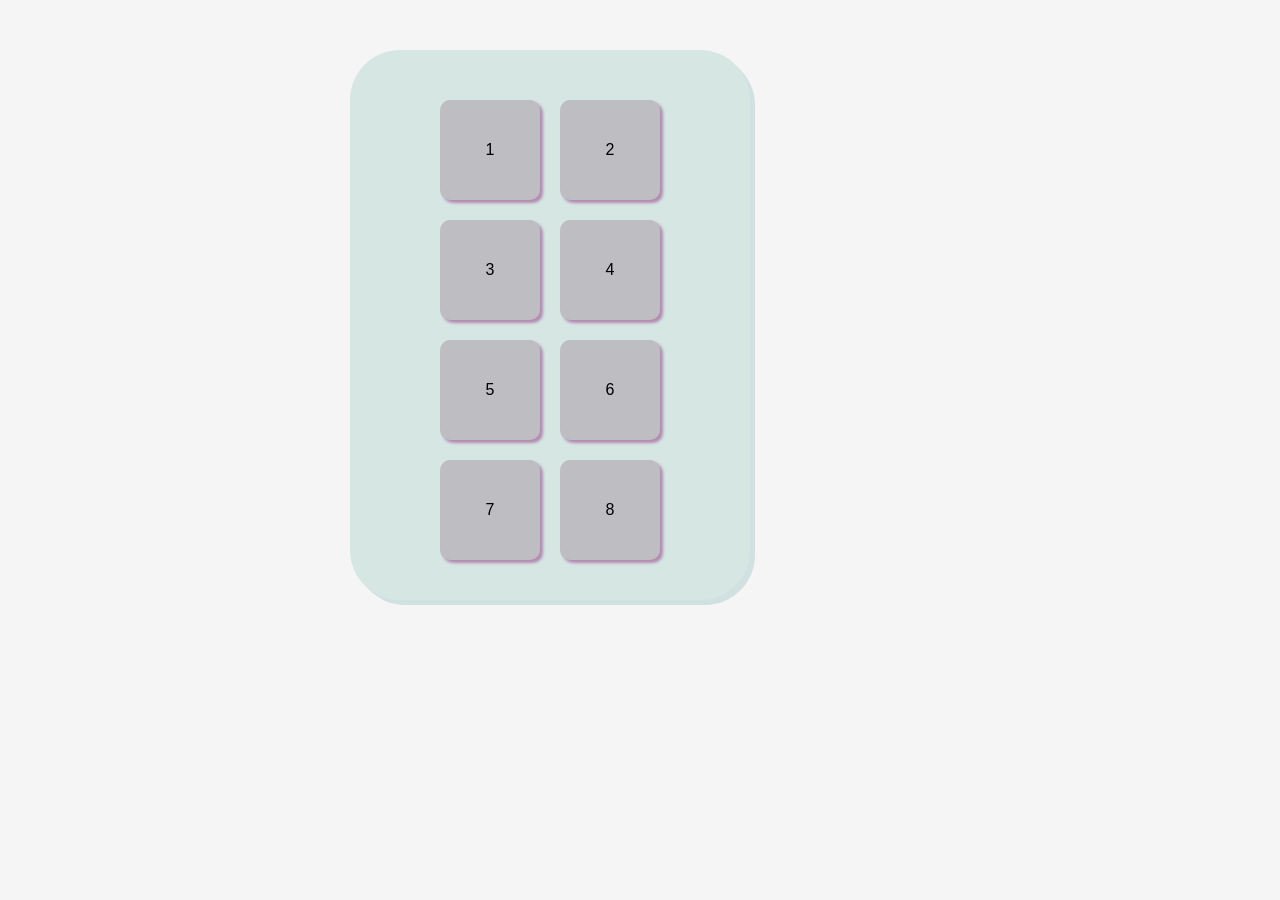
<file: Grid/index.html>
<!doctype html>
<html lang="en">
  <head>
    <meta charset="UTF-8" />
    <meta name="viewport" content="width=device-width, initial-scale=1.0" />
    <title>Document</title>
    <style>
      * {
        margin: 0;
        padding: 0;
        border-style: hidden;
        font-family: Verdana, Geneva, Tahoma, sans-serif;
      }
      html,
      body {
        background-color: whitesmoke;
        display: flex;
        justify-content: center;
        align-items: center;
        height: 50vh;
        width: 100vh;
        padding: 100px;
      }
      #grid-container {
        background-color: rgb(214, 230, 227);
        width: 400px;
        height: 500px;
        display: grid;
        grid-template-columns: repeat(2, 100px);
        grid-template-rows: repeat(4, 100px);
        gap: 20px;
        justify-content: center;
        padding-top:50px ;
        border-radius: 50px;
        box-shadow: 5px 5px rgb(209, 225, 225);
      }
      .item {
        background-color: rgb(189, 189, 194);
        display: flex;
        justify-content: center;
        align-items: center;
        color:black;
        border-radius: 10px;
        box-shadow: 3px 3px 3px rgb(178, 138, 178);
       
      }
      .item:hover{
        background-color: rgb(207, 207, 219);
        transition-delay:inherit;
      }
    </style>
  </head>
  <body>
    <div id="grid-container">
      <div class="item">1</div>
      <div class="item">2</div>
      <div class="item">3</div>
      <div class="item">4</div>
      <div class="item">5</div>
      <div class="item">6</div>
      <div class="item">7</div>
      <div class="item">8</div>
    </div>
  </body>
</html>
</file>
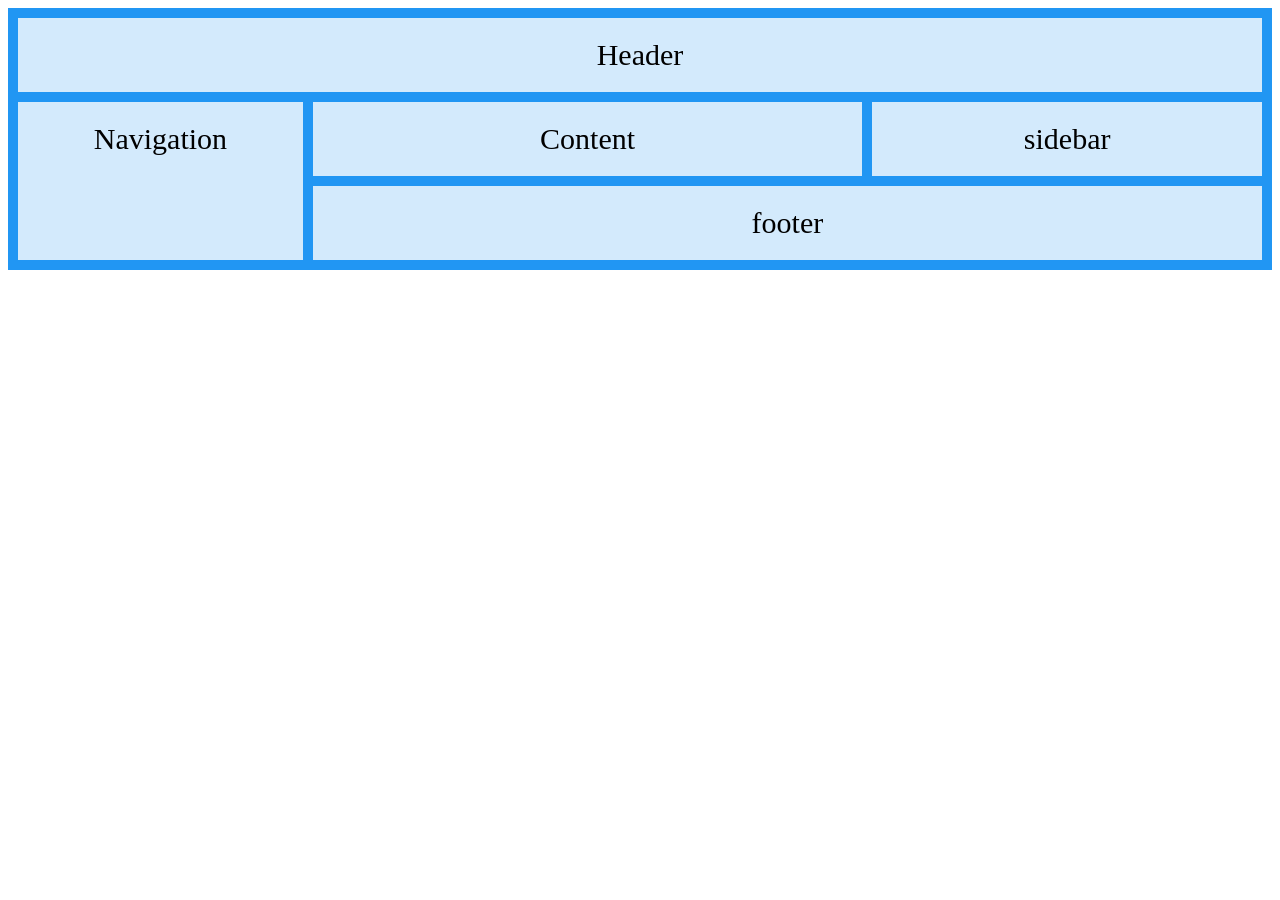
<file: Grid/gridaArea.html>
<!doctype html>
<html lang="en">
  <head>
    <meta charset="UTF-8" />
    <meta name="viewport" content="width=device-width, initial-scale=1.0" />
    <title>Document</title>
    <style>
      .item1 {
        grid-area: header;
      }
      .item2 {
        grid-area: menu;
      }
      .item3 {
        grid-area: main;
      }
      .item4 {
        grid-area: right;
      }
      .item5 {
        grid-area: footer;
      }

      #grid-container {
        display: grid;
        grid-template-areas:
          "header header header header header header"
          "menu main main main right right"
          "menu main main main right right"
          "menu main main main right right"
          "menu main main main right right"
          "menu main main main right right"
          "menu footer footer footer footer footer";
        grid-gap: 10px;
        background-color: #2196f3;
        padding: 10px;

        height: 100%;
      }
      #grid-container > div {
        background-color: rgba(255, 255, 255, 0.8);
        text-align: center;
        padding: 20px 0;
        font-size: 30px;
      }
    </style>
  </head>
  <body>
    <div id="grid-container">
      <div class="item1">Header</div>
      <div class="item2">Navigation</div>
      <div class="item3">Content</div>
      <div class="item4">sidebar</div>
      <div class="item5">footer</div>
    </div>
  </body>
</html>
</file>
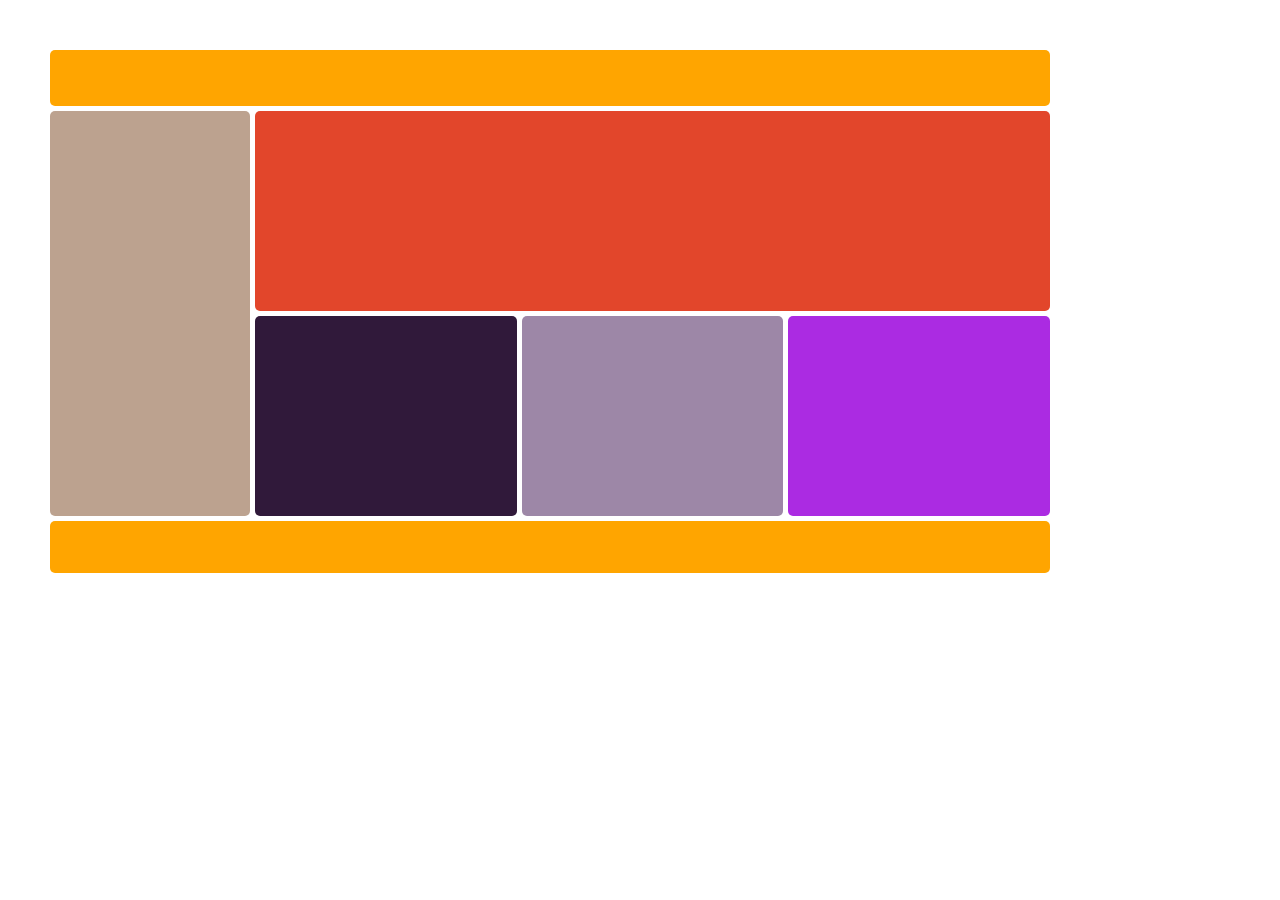
<file: Grid/index1.html>
<!doctype html>
<html lang="en">
  <head>
    <meta charset="UTF-8" />
    <meta name="viewport" content="width=device-width, initial-scale=1.0" />
    <title>Document</title>
    <style>
      * {
        margin: 0;
        padding: 0;
      }
      .container {
        display: grid;
        grid-template-columns: 200px 1fr 1fr 1fr;
        grid-template-rows: 56px 1fr 1fr 52px;
        gap: 5px;
        width: 1000px;
        margin-left:50px ;
        margin-top: 50px;
      }
      .header {
        grid-column: 1 / -1;
        background-color: orange;
        border-radius: 5px;
      }
      .sidebar {
        grid-row: 2 / 4;
        background-color: rgb(188, 162, 143);
        width: auto;
         border-radius: 5px;
      }
      .content-1 {
        grid-column: 2 / -1;
        background-color: rgb(226, 70, 43);
        height: 200px;
        width: 30;
         border-radius: 5px;
      }
      .content-2{
        background-color: rgb(48, 25, 58);
         border-radius: 5px;
      }
      .content-3{
        background-color:  rgb(157, 135, 167);
         border-radius: 5px;
      }
      .content-4{
        background-color:  rgb(171, 43, 226);
         border-radius: 5px;
      }
      .footer {
        grid-column: 1 / -1;
        background-color: orange;
         border-radius: 5px;
      }
    </style>
  </head>
  <body>
    <div class="container">
        <div class="header">
        </div>
        <div class="sidebar"></div>
        <div class="content-1"></div>
        <div class="content-2"></div>
        <div class="content-3"></div>
        <div class="content-4"></div>
        <div class="footer"></div>
    </div>
  </body>
</html>
</file>
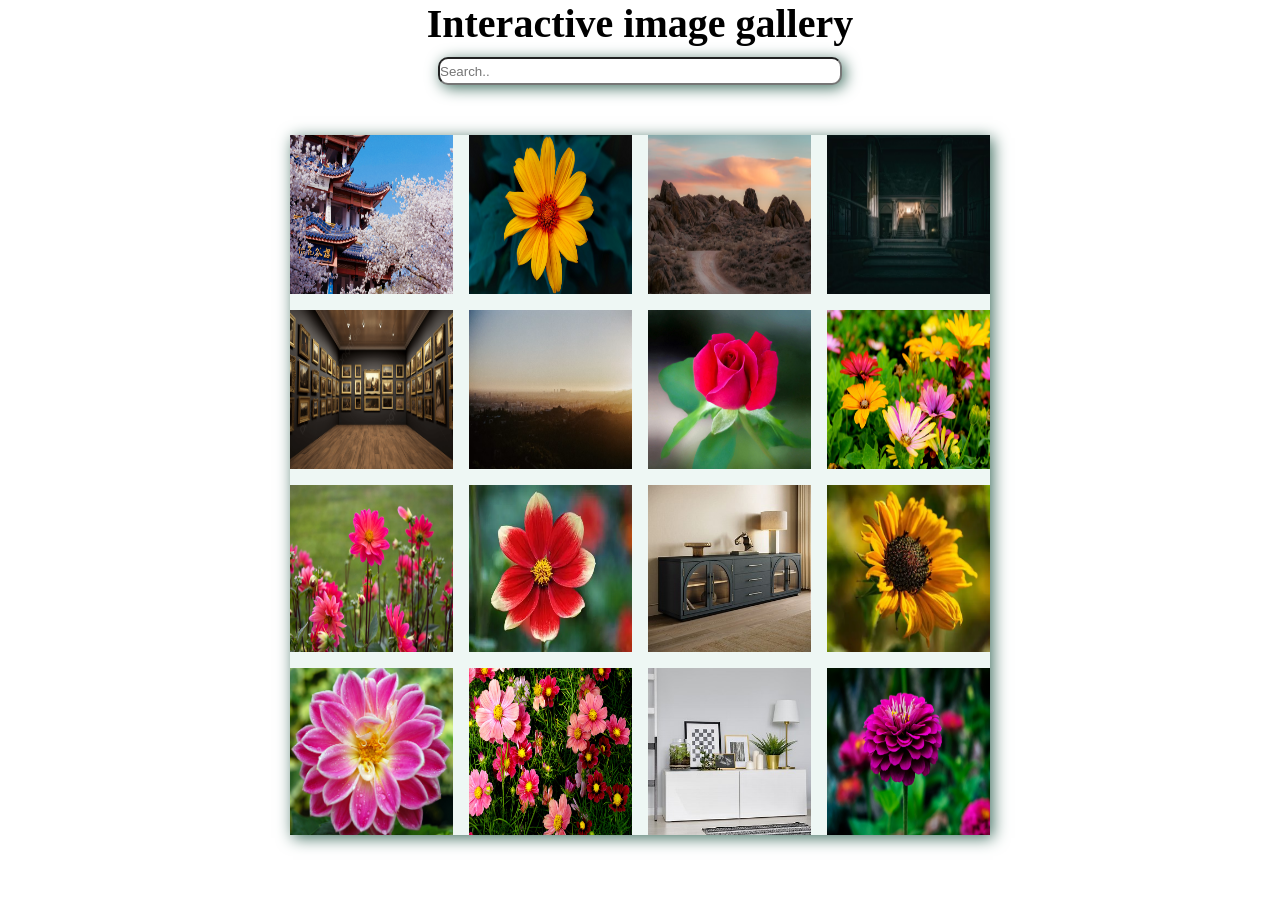
<file: Grid/interactive.html>
<!doctype html>
<html lang="en">
  <head>
    <meta charset="UTF-8" />
    <meta name="viewport" content="width=device-width, initial-scale=1.0" />
    <title>Document</title>
    <style>
      * {
        padding: 0;
        margin: 0;
      }

      #grid-container {
        width: 700px;
        height: 700px;
        display: grid;
        grid-template-columns: repeat(4, 1fr);
        grid-template-rows: repeat(4, 1fr);
        gap: 1rem;
        margin: 0 auto;
        background-color:  rgb(238, 247, 244);
        margin-top: 50px;
        box-shadow: 3px 3px 15px 0px rgb(68, 113, 99);
      }

      .heading {
        display: flex;
        justify-content: center;
        align-items: center;
        border: black;
        font-weight: bold;
        font-size:40px;
        
      }
      .input{
        display: flex;
        justify-content: center;
        margin-top: 10px;
        align-items: center;
        
      }
    </style>
  </head>
  <body>
    <h2 class="heading">Interactive image gallery</h2>
    <div class="input">
        <input type="text" placeholder="Search.." style="width: 400px; height: 1.5rem; border-radius: 10px; box-shadow: 3px 3px 15px 0px rgb(68, 113, 99);" />
    </div>
    
    <div id="grid-container">
      <div class="items">
        <img src="pexels-834935256-20818623.jpg" alt="im1" style="width:100%; height: 100%;">
      </div>
      <div class="items">
        <img src="m2.jpg" alt="im2" style="width:100%; height: 100%;">
      </div>
      <div class="items">
        <img src="m3.avif" alt="img3"  style="width:100%; height: 100%;">
      </div>
      <div class="items">
        <img src="m4.avif" alt="img3"  style="width:100%; height: 100%;">
      </div>
      <div class="items">
        <img src="m5.jpg" alt="img3"  style="width:100%; height: 100%;">
      </div>
      <div class="items">
        <img src="m6.avif" alt="img3"  style="width:100%; height: 100%;">
      </div>
      <div class="items">
        <img src="m7.jpg" alt="img3"  style="width:100%; height: 100%;">
      </div>
      <div class="items">
        <img src="m8.jpg" alt="img3"  style="width:100%; height: 100%;">
      </div>
      <div class="items">
        <img src="m9.jpg" alt="img3"  style="width:100%; height: 100%;">
      </div>
      <div class="items">
        <img src="m10.webp" alt="img3"  style="width:100%; height: 100%;">
      </div>
      <div class="items">
        <img src="m11.jpg" alt="img3"  style="width:100%; height: 100%;">
      </div>
      <div class="items">
        <img src="m12.webp" alt="img3"  style="width:100%; height: 100%;">
      </div>
      <div class="items">
        <img src="m13.jpg" alt="img3"  style="width:100%; height: 100%;">
      </div>
      <div class="items">
        <img src="m14.jpg" alt="img3"  style="width:100%; height: 100%;">
      </div>
      <div class="items">
        <img src="m15.jpg" alt="img3"  style="width:100%; height: 100%;">
      </div>
      <div class="items">
        <img src="m16.jpg" alt="img3"  style="width:100%; height: 100%;">
      </div>
    </div>
  </body>
</html>
</file>
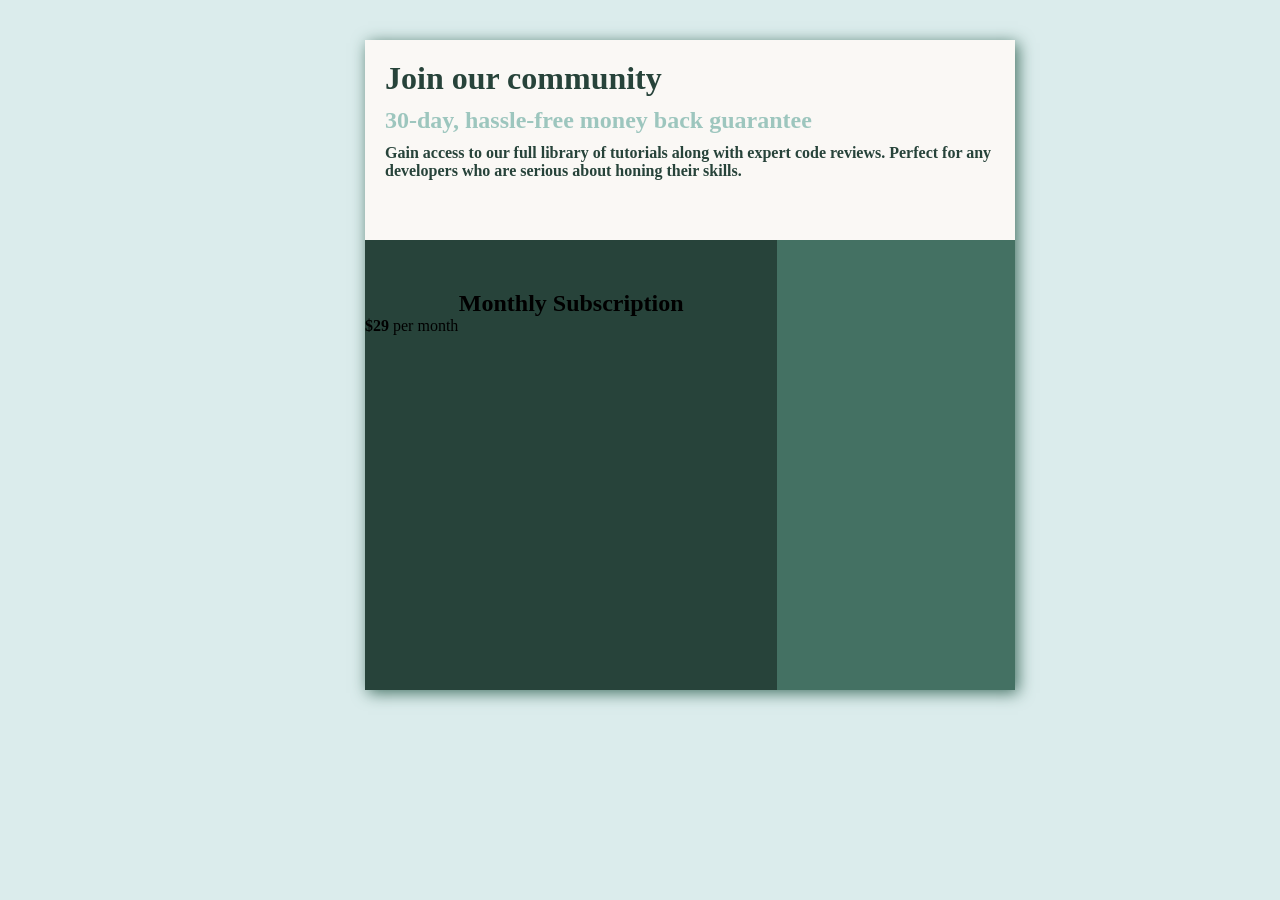
<file: Grid/pricegrid.html>
<!doctype html>
<html lang="en">
  <head>
    <meta charset="UTF-8" />
    <meta name="viewport" content="width=device-width, initial-scale=1.0" />
    <title>Document</title>
    <style>
      * {
        margin: 0;
        padding: 0;
      }
      body {
        background-color: rgb(219, 236, 236);
        display: flex;
        justify-content: center;
        margin-top: 40px;
      }
      #grid-container {
        display: grid;
        grid-template-rows: 200px 200px;
        background-color: white;
        margin-left: 100px;
        width: 650px;
        height: 650px;
        box-shadow: 3px 3px 15px 0px rgb(68, 113, 99);
        border-radius: 100p;
        
      }
      .top{
        background-color: rgb(250, 248, 245);
            grid-row:1 ;
            grid-column:1/span 2 ;
        }
      .left {
        background-color: rgb(39, 67, 58);
        grid-column: 1;
        grid-row: 2/ span 2;
      }
      .right {
        background-color:rgb(68, 113, 99);
        grid-column: 2;
        grid-row: 2 / span 2;
      }
      .heading{
        margin-left:20px ;
        margin-top: 20px;
        color: rgb(39, 67, 58);;
      }
      .h2{
        margin-left:20px ;
        margin-top: 10px;
        color: rgb(157, 198, 190);
      }
      .paragraph{
        margin-left:20px ;
        margin-top: 10px;
        color: rgb(39, 67, 58);
        font-weight: bolder;
        font-family:cursive;
      }
      .h2left{
        display: flex;
        justify-content: center;
        margin-top: 50px;
        width: auto;
        height: auto;
      }
    </style>
  </head>
  <body>
    <div id="grid-container">
      <div class="top">
        <h1 class="heading">Join our community</h1>
        <h2 class="h2">30-day, hassle-free money back guarantee</h2>
        <p class="paragraph">Gain access to our full library of tutorials along with expert code reviews. Perfect for any developers who are serious about honing their skills.</p>
      </div>
      <div class="left">
        <h2 class="h2left">
          Monthly Subscription
        </h2>
        <p class="p"><b>$29   </b>   per month</p>
      </div>
      <div class="right"></div>
    </div>
  </body>
</html>
</file>
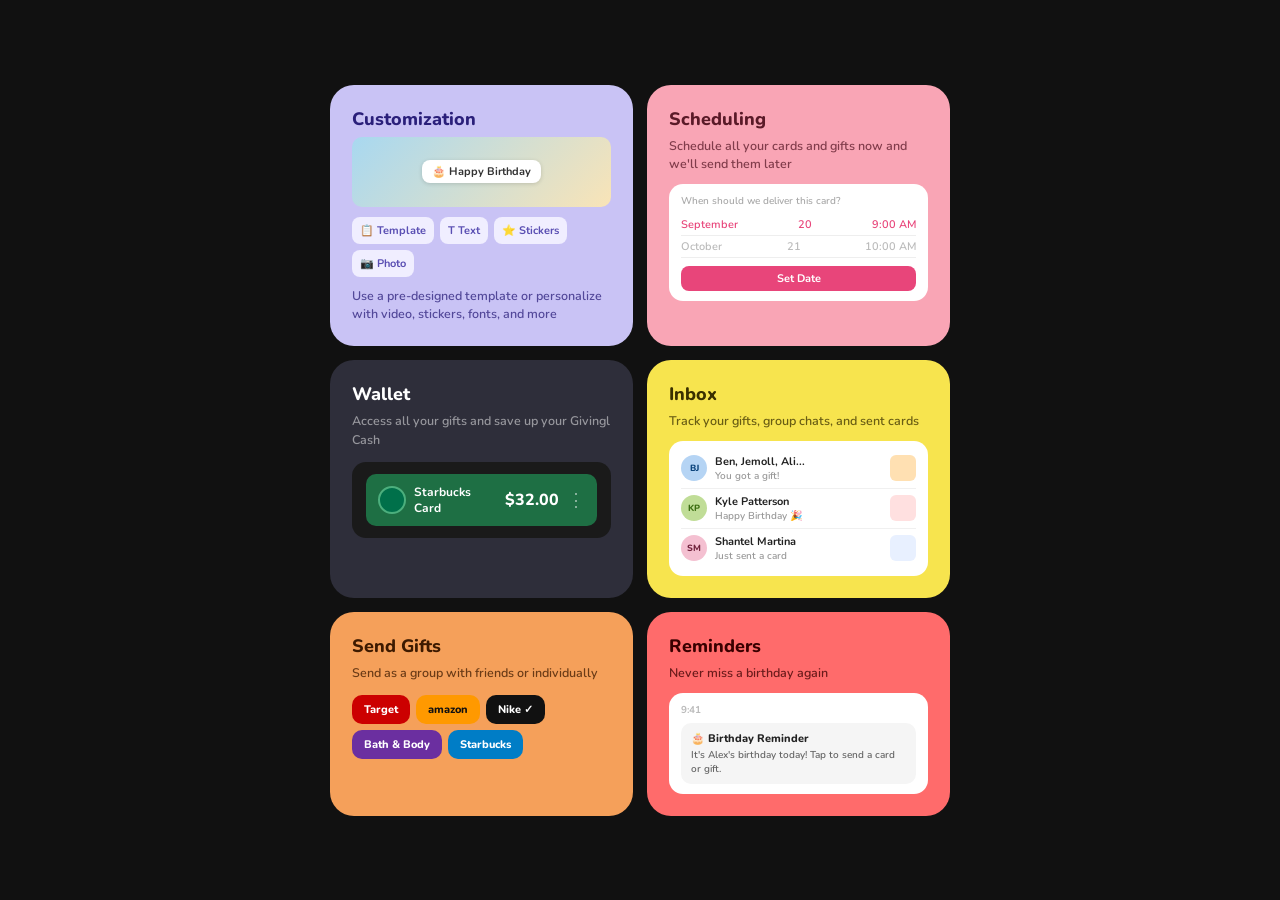
<file: Grid/tasks.html>
<!DOCTYPE html>
<html lang="en">
<head>
<meta charset="UTF-8">
<meta name="viewport" content="width=device-width, initial-scale=1.0">
<title>Feature Grid</title>
<link href="https://fonts.googleapis.com/css2?family=Nunito:wght@400;600;700;800&display=swap" rel="stylesheet">
<style>
  *, *::before, *::after { box-sizing: border-box; margin: 0; padding: 0; }

  body {
    font-family: 'Nunito', sans-serif;
    background: #111;
    display: flex;
    align-items: center;
    justify-content: center;
    min-height: 100vh;
    padding: 2rem;
  }

  .grid {
    display: grid;
    grid-template-columns: 1fr 1fr ;
    grid-template-rows: auto auto auto;
    gap: 14px;
    width: 100%;
    max-width: 620px;
  }

  .card {
    border-radius: 24px;
    padding: 22px;
    overflow: hidden;
    position: relative;
  }

  .card h3 {
    font-size: 18px;
    font-weight: 800;
    margin-bottom: 6px;
  }

  .card p {
    font-size: 12.5px;
    line-height: 1.5;
    font-weight: 600;
    opacity: 0.75;
  }


  .card-customization {
    background: #c9c3f5;
    grid-row: 1/-2;
    color: #2a1f7a;
    grid-column: 1;
    grid-row: 1;
  }

  
  .card-scheduling {
    background: #f9a5b5;
    color: #5a1a28;
    grid-column: 2;
    grid-row: 1;
  }

  
  .card-wallet {
    background: #2e2e3a;
    color: #fff;
    grid-column: 1;
    grid-row: 2;
  }

 
  .card-inbox {
    background: #f7e44e;
    color: #3a3000;
    grid-column: 2;
    grid-row: 2;
  }

  .card-gifts {
    background: #f5a05a;
    color: #3d1a00;
    grid-column: 1;
    grid-row: 3;
  }

 
  .card-reminders {
    background: #ff6b6b;
    color: #3a0000;
    grid-column: 2;
    grid-row: 3;
  }

  

  .mock-preview {
    background: white;
    border-radius: 14px;
    margin-top: 12px;
    overflow: hidden;
  }

  .card-img {
    width: 100%;
    height: 70px;
    background: linear-gradient(135deg, #a8d8f0 0%, #f9e4b7 100%);
    border-radius: 10px;
    display: flex;
    align-items: center;
    justify-content: center;
    position: relative;
  }

  .bday-label {
    background: white;
    border-radius: 8px;
    padding: 4px 10px;
    font-size: 11px;
    font-weight: 700;
    color: #333;
    box-shadow: 0 1px 4px rgba(0,0,0,0.15);
  }

  .toolbar {
    display: flex;
    gap: 6px;
    margin-top: 10px;
    flex-wrap: wrap;
  }

  .toolbar-btn {
    background: #f0eeff;
    border-radius: 8px;
    padding: 6px 8px;
    font-size: 11px;
    color: #5a4fb3;
    font-weight: 700;
    white-space: nowrap;
  }

  
  .schedule-box {
    background: white;
    border-radius: 14px;
    padding: 10px 12px;
    margin-top: 10px;
    font-size: 11px;
    color: #333;
  }

  .schedule-label {
    font-size: 10px;
    color: #aaa;
    margin-bottom: 6px;
    font-weight: 600;
  }

  .schedule-row {
    display: flex;
    justify-content: space-between;
    padding: 3px 0;
    border-bottom: 0.5px solid #eee;
    font-weight: 600;
  }

  .schedule-row.active { color: #e8457a; }
  .schedule-row.muted { color: #bbb; }

  .schedule-btn {
    margin-top: 8px;
    background: #e8457a;
    color: white;
    border-radius: 8px;
    text-align: center;
    padding: 5px 0;
    font-size: 11px;
    font-weight: 700;
  }

 
  .wallet-card {
    background: #1a1a1a;
    border-radius: 14px;
    padding: 12px 14px;
    margin-top: 12px;
  }

  .starbucks-row {
    background: #1e6f44;
    border-radius: 10px;
    padding: 10px 12px;
    display: flex;
    align-items: center;
    gap: 8px;
  }

  .sbux-dot {
    width: 28px;
    height: 28px;
    border-radius: 50%;
    background: #00704A;
    border: 2px solid #4caf7d;
    flex-shrink: 0;
  }

  .sbux-name {
    flex: 1;
    font-size: 12px;
    font-weight: 700;
    color: white;
  }

  .sbux-amount {
    font-size: 16px;
    font-weight: 800;
    color: white;
  }

  .sbux-dots {
    font-size: 18px;
    color: rgba(255,255,255,0.5);
    cursor: pointer;
  }

 
  .inbox-list {
    background: white;
    border-radius: 14px;
    padding: 8px 12px;
    margin-top: 10px;
  }

  .inbox-row {
    display: flex;
    align-items: center;
    gap: 8px;
    padding: 5px 0;
    border-bottom: 0.5px solid #f0f0f0;
  }

  .inbox-row:last-child { border: none; }

  .avatar {
    width: 26px;
    height: 26px;
    border-radius: 50%;
    display: flex;
    align-items: center;
    justify-content: center;
    font-size: 9px;
    font-weight: 800;
    flex-shrink: 0;
  }

  .inbox-info { flex: 1; }
  .inbox-name { font-size: 11px; font-weight: 700; color: #222; }
  .inbox-sub { font-size: 10px; color: #999; font-weight: 600; }

  .inbox-thumb {
    width: 26px;
    height: 26px;
    border-radius: 6px;
  }

  
  .gifts-grid {
    display: flex;
    flex-wrap: wrap;
    gap: 6px;
    margin-top: 12px;
  }

  .gift-tag {
    border-radius: 10px;
    padding: 7px 12px;
    font-size: 11px;
    font-weight: 800;
    color: white;
  }

 
  .phone-mock {
    background: white;
    border-radius: 14px;
    padding: 10px 12px;
    margin-top: 10px;
  }

  .phone-time {
    font-size: 10px;
    color: #bbb;
    font-weight: 700;
    margin-bottom: 6px;
  }

  .notif-bubble {
    background: #f5f5f5;
    border-radius: 10px;
    padding: 8px 10px;
  }

  .notif-title {
    font-size: 11px;
    font-weight: 800;
    color: #222;
  }

  .notif-body {
    font-size: 10px;
    color: #666;
    margin-top: 2px;
    line-height: 1.4;
    font-weight: 600;
  }
</style>
</head>
<body>

<div class="grid">

  
  <div class="card card-customization">
    <h3>Customization</h3>
    <div class="card-img">
      <span class="bday-label">🎂 Happy Birthday</span>
    </div>
    <div class="toolbar">
      <div class="toolbar-btn">📋 Template</div>
      <div class="toolbar-btn">T Text</div>
      <div class="toolbar-btn">⭐ Stickers</div>
      <div class="toolbar-btn">📷 Photo</div>
    </div>
    <p style="margin-top:10px;">Use a pre-designed template or personalize with video, stickers, fonts, and more</p>
  </div>

  
  <div class="card card-scheduling">
    <h3>Scheduling</h3>
    <p>Schedule all your cards and gifts now and we'll send them later</p>
    <div class="schedule-box">
      <div class="schedule-label">When should we deliver this card?</div>
      <div class="schedule-row active">
        <span>September</span><span>20</span><span>9:00 AM</span>
      </div>
      <div class="schedule-row muted">
        <span>October</span><span>21</span><span>10:00 AM</span>
      </div>
      <div class="schedule-btn">Set Date</div>
    </div>
  </div>

 
  <div class="card card-wallet">
    <h3>Wallet</h3>
    <p style="opacity:0.5;">Access all your gifts and save up your Givingl Cash</p>
    <div class="wallet-card">
      <div class="starbucks-row">
        <div class="sbux-dot"></div>
        <div class="sbux-name">Starbucks Card</div>
        <div class="sbux-amount">$32.00</div>
        <div class="sbux-dots">⋮</div>
      </div>
    </div>
  </div>

  
  <div class="card card-inbox">
    <h3>Inbox</h3>
    <p>Track your gifts, group chats, and sent cards</p>
    <div class="inbox-list">
      <div class="inbox-row">
        <div class="avatar" style="background:#b5d4f4;color:#0C447C;">BJ</div>
        <div class="inbox-info">
          <div class="inbox-name">Ben, Jemoll, Ali...</div>
          <div class="inbox-sub">You got a gift!</div>
        </div>
        <div class="inbox-thumb" style="background:#ffe0b2;"></div>
      </div>
      <div class="inbox-row">
        <div class="avatar" style="background:#c0dd97;color:#3B6D11;">KP</div>
        <div class="inbox-info">
          <div class="inbox-name">Kyle Patterson</div>
          <div class="inbox-sub">Happy Birthday 🎉</div>
        </div>
        <div class="inbox-thumb" style="background:#ffe0e0;"></div>
      </div>
      <div class="inbox-row">
        <div class="avatar" style="background:#f4c0d1;color:#72243E;">SM</div>
        <div class="inbox-info">
          <div class="inbox-name">Shantel Martina</div>
          <div class="inbox-sub">Just sent a card</div>
        </div>
        <div class="inbox-thumb" style="background:#e8f0ff;"></div>
      </div>
    </div>
  </div>

 
  <div class="card card-gifts">
    <h3>Send Gifts</h3>
    <p>Send as a group with friends or individually</p>
    <div class="gifts-grid">
      <div class="gift-tag" style="background:#cc0000;">Target</div>
      <div class="gift-tag" style="background:#FF9900;color:#111;">amazon</div>
      <div class="gift-tag" style="background:#111;">Nike ✓</div>
      <div class="gift-tag" style="background:#6b2fa0;">Bath &amp; Body</div>
      <div class="gift-tag" style="background:#007dc6;">Starbucks</div>
    </div>
  </div>

  
  <div class="card card-reminders">
    <h3>Reminders</h3>
    <p>Never miss a birthday again</p>
    <div class="phone-mock">
      <div class="phone-time">9:41</div>
      <div class="notif-bubble">
        <div class="notif-title">🎂 Birthday Reminder</div>
        <div class="notif-body">It's Alex's birthday today! Tap to send a card or gift.</div>
      </div>
    </div>
  </div>

</div>

</body>
</html>
</file>
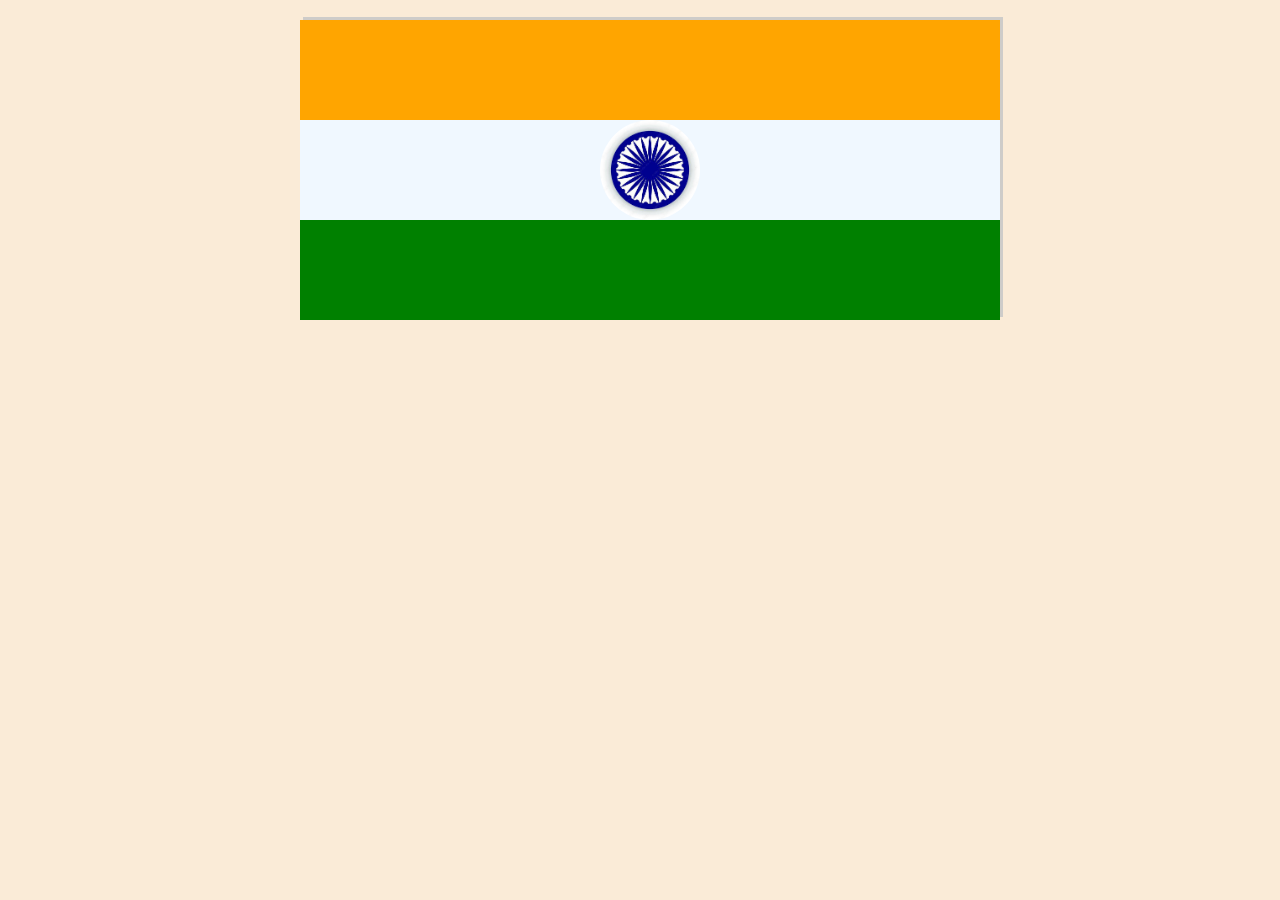
<file: Grid/tiranga.html>
<!DOCTYPE html>
<html lang="en">
<head>
    <meta charset="UTF-8">
    <meta name="viewport" content="width=device-width, initial-scale=1.0">
    <title>Document</title>
    <style>
        *{
            margin: 0;
            padding: 0;
        }
        body{
            background-color: antiquewhite;
            display: flex;
            justify-content: center;
            align-items: center;
        }
        #tiranga{
            display: grid;
            grid-template-rows: repeat(3,100px);
            background-color: aliceblue;
            width: 700px;
            height: auto;
            margin-left:20px ;
            margin-top: 20px;
            border: none;
            box-shadow: 3px -3px rgb(206, 204, 201);
            
        }
        #top{
            background-color: orange;
        }
        #bottom{
            background-color: green;
        }

    </style>
</head>
<body>
    <div id="tiranga">
        <div id="top"></div>
        <div id="mid">
            <img src="chakra.jpg" alt="star" style="width:100px; display: flex; justify-content: center; align-items: center; margin-left: 300px; border-radius: 100px; background-color: white; ">
        </div>
        <div id="bottom"></div>
    </div>
</body>
</html>
</file>
